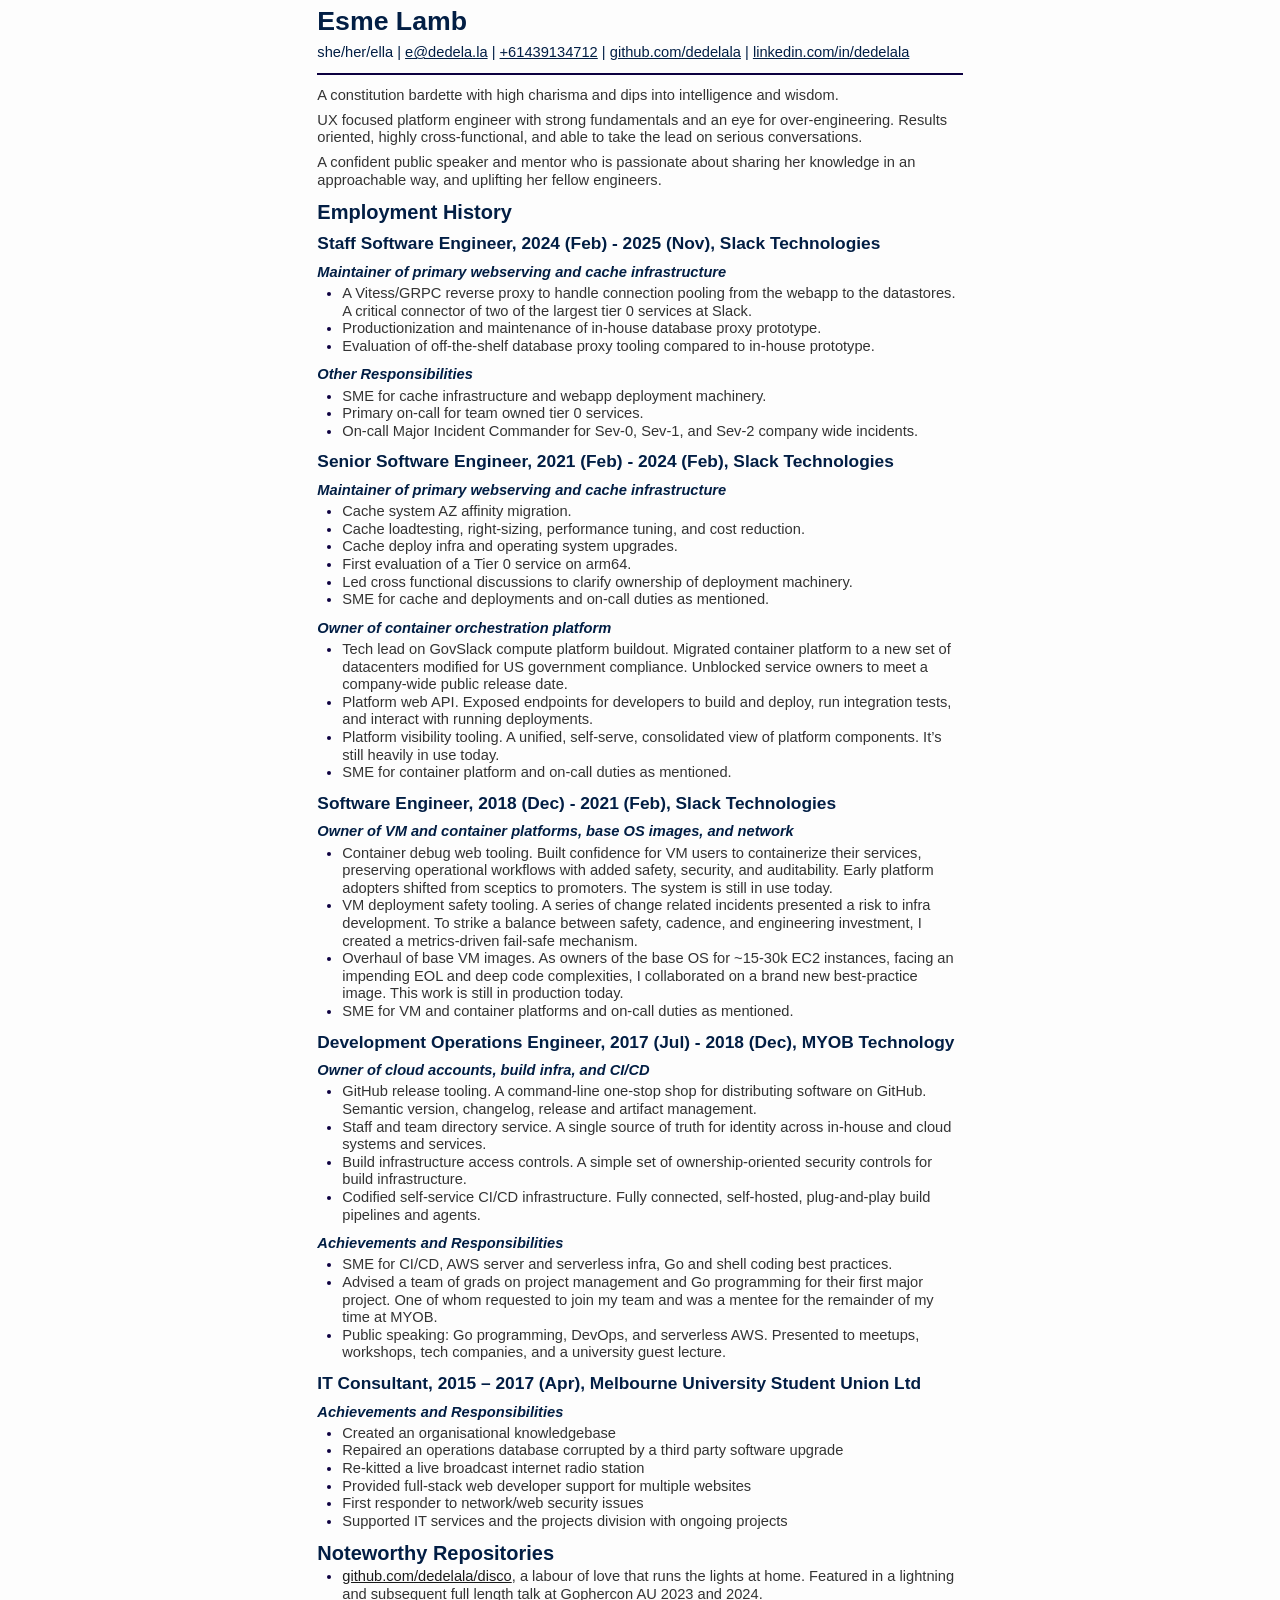
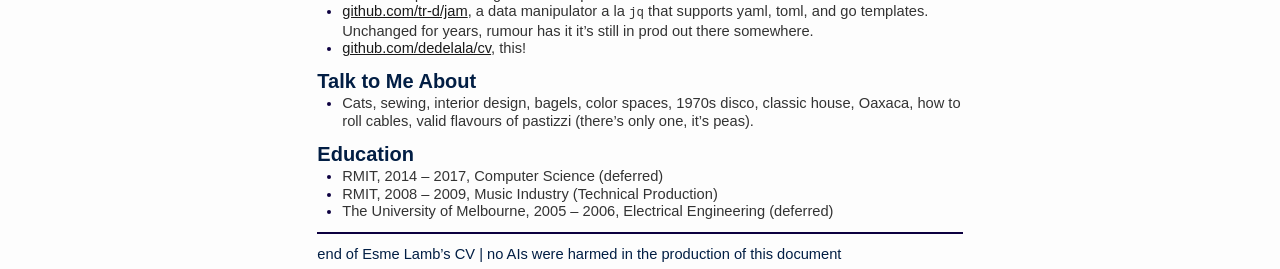
<file: index.html>
<!DOCTYPE html>
<html xmlns="http://www.w3.org/1999/xhtml">
<head>
  <meta charset="utf-8" />
  <meta name="generator" content="pandoc 3.10" />
  <meta name="viewport" content="width=device-width, initial-scale=1.0, user-scalable=yes" />
  <meta name="author" content="Esme Lamb" />
  <title>Esme Lamb CV</title>
  <style>
    /* Default styles provided by pandoc.
    ** See https://pandoc.org/MANUAL.html#variables-for-html for config info.
    */
    html {
      color: #1a1a1a;
      background-color: #fdfdfd;
    }
    body {
      margin: 0 auto;
      max-width: 36em;
      padding-left: 50px;
      padding-right: 50px;
      padding-top: 50px;
      padding-bottom: 50px;
      hyphens: auto;
      overflow-wrap: break-word;
      text-rendering: optimizeLegibility;
      font-kerning: normal;
    }
    @media (max-width: 600px) {
      body {
        font-size: 0.9em;
        padding: 12px;
      }
      h1 {
        font-size: 1.8em;
      }
    }
    @media print {
      html {
        background-color: white;
      }
      body {
        background-color: transparent;
        color: black;
        font-size: 12pt;
      }
      p, h2, h3 {
        orphans: 3;
        widows: 3;
      }
      h2, h3, h4 {
        page-break-after: avoid;
      }
    }
    p {
      margin: 1em 0;
    }
    a {
      color: #1a1a1a;
    }
    a:visited {
      color: #1a1a1a;
    }
    img {
      max-width: 100%;
    }
    svg {
      height: auto;
      max-width: 100%;
    }
    h1, h2, h3, h4, h5, h6 {
      margin-top: 1.4em;
    }
    h5, h6 {
      font-size: 1em;
      font-style: italic;
    }
    h6 {
      font-weight: normal;
    }
    ol, ul {
      padding-left: 1.7em;
      margin-top: 1em;
    }
    li > ol, li > ul {
      margin-top: 0;
    }
    blockquote {
      margin: 1em 0 1em 1.7em;
      padding-left: 1em;
      border-left: 2px solid #e6e6e6;
      color: #606060;
    }
    code {
      white-space: pre-wrap;
      font-family: Menlo, Monaco, Consolas, 'Lucida Console', monospace;
      font-size: 85%;
      margin: 0;
      hyphens: manual;
    }
    pre {
      margin: 1em 0;
      overflow: auto;
    }
    pre code {
      padding: 0;
      overflow: visible;
      overflow-wrap: normal;
    }
    .sourceCode {
     background-color: transparent;
     overflow: visible;
    }
    hr {
      border: none;
      border-top: 1px solid #1a1a1a;
      height: 1px;
      margin: 1em 0;
    }
    table {
      margin: 1em 0;
      border-collapse: collapse;
      width: 100%;
      overflow-x: auto;
      display: block;
      font-variant-numeric: lining-nums tabular-nums;
    }
    table caption {
      margin-bottom: 0.75em;
    }
    tbody {
      margin-top: 0.5em;
      border-top: 1px solid #1a1a1a;
      border-bottom: 1px solid #1a1a1a;
    }
    th {
      border-top: 1px solid #1a1a1a;
      padding: 0.25em 0.5em 0.25em 0.5em;
    }
    td {
      padding: 0.125em 0.5em 0.25em 0.5em;
    }
    header {
      margin-bottom: 4em;
      text-align: center;
    }
    #TOC li {
      list-style: none;
    }
    #TOC ul {
      padding-left: 1.3em;
    }
    #TOC > ul {
      padding-left: 0;
    }
    #TOC a:not(:hover) {
      text-decoration: none;
    }
    span.smallcaps{font-variant: small-caps;}
    div.columns{display: flex; gap: 1.5em;}
    div.column{flex: auto;}
    @media screen {
    div.columns{gap: min(4vw, 1.5em);}
    div.column{overflow-x: auto;}
    }
    div.hanging-indent{margin-left: 1.5em; text-indent: -1.5em;}
    /* The extra [class] is a hack that increases specificity enough to
       override a similar rule in reveal.js */
    ul.task-list[class]{list-style: none;}
    ul.task-list li input[type="checkbox"] {
      font-size: inherit;
      width: 0.8em;
      margin: 0 0.8em 0.2em -1.6em;
      vertical-align: middle;
    }
    .display.math{display: block; text-align: center; margin: 0.5rem auto;}
  </style>
  <style>
  body {
      margin: auto;
      padding: 0;
      max-width: 44em;
      color: black;
      font-family: Helvetica, helvetica, Arial, arial, sans-serif;
      font-size: 11pt;
      line-height: 120%;
      color: #333;
  }
  header {
      display: none;
  }
  code {
      font-family: monospace;
  }
  h1 a, h2 a, h3 a, h4 a, h5 a {
      text-decoration: none;
      color: #000;
  }
  h1, h2, h3, h4, h5 {
      font-family: Helvetica, helvetica, Arial, arial, sans-serif;
      font-weight: bold;
      color: #000;
  }
  h1 {
      font-size: 20pt;
  }
  h2 {
      font-size: 15pt;
  }
  h3 {
      font-size: 13pt;
  }
  h4 {
      font-size: 11pt;
      font-style: italic;
  }
  h5 {
      font-size: 11pt;
      font-style: italic;
  }
  h1.title {
      font-size: 200%;
      font-weight: bold;
      padding-top: 0.2em;
      padding-bottom: 0.2em;
      text-align: left;
      border: none;
  }
  h1 {
      margin-top: 0.5em;
      margin-bottom: 0.5em;
  }
  h2, h3, h4, h5 {
      margin-top: 0.75em;
      margin-bottom: 0.25em;
  }
  p, ul {
      margin-top: 0.25em;
      margin-bottom: 0.5em;
  }
  ul ul {
      margin-top: 0;
      list-style: none;
  }
  hr {
      border: none;
      border-top: 2px solid #0c0040; /* bob ross phthalo blue you're welcome */
      margin-top: 0.75em;
      margin-bottom: 0.75em;
  }
  li::marker {
      color: #0c0040; /* phthalo blue strikes again */
  }
  body > p:last-of-type, body > p:first-of-type, body > p:first-of-type > a, h1, h2, h3, h4 {
      color: #021e44; /* bob ross prussian blue in the houuuuse */
  }
  dt code {
      font-weight: bold;
  }
  dd p {
      margin-top: 0;
  }
  div.pb {
      page-break-after: always;
  }
  </style>
</head>
<body>
<header id="title-block-header">
<h1 class="title">Esme Lamb CV</h1>
<p class="author">Esme Lamb</p>
</header>
<h1 id="esme-lamb">Esme Lamb</h1>
<p>she/her/ella | <a href="mailto:e@dedela.la">e@dedela.la</a> | <a
href="tel:+61439134712">+61439134712</a> | <a
href="https://github.com/dedelala">github.com/dedelala</a> | <a
href="https://www.linkedin.com/in/dedelala/">linkedin.com/in/dedelala</a></p>
<hr />
<p>A constitution bardette with high charisma and dips into intelligence
and wisdom.</p>
<p>UX focused platform engineer with strong fundamentals and an eye for
over-engineering. Results oriented, highly cross-functional, and able to
take the lead on serious conversations.</p>
<p>A confident public speaker and mentor who is passionate about sharing
her knowledge in an approachable way, and uplifting her fellow
engineers.</p>
<h2 id="employment-history">Employment History</h2>
<h3
id="staff-software-engineer-2024-feb---2025-nov-slack-technologies">Staff
Software Engineer, 2024 (Feb) - 2025 (Nov), Slack Technologies</h3>
<h4
id="maintainer-of-primary-webserving-and-cache-infrastructure">Maintainer
of primary webserving and cache infrastructure</h4>
<ul>
<li>A Vitess/GRPC reverse proxy to handle connection pooling from the
webapp to the datastores. A critical connector of two of the largest
tier 0 services at Slack.</li>
<li>Productionization and maintenance of in-house database proxy
prototype.</li>
<li>Evaluation of off-the-shelf database proxy tooling compared to
in-house prototype.</li>
</ul>
<h4 id="other-responsibilities">Other Responsibilities</h4>
<ul>
<li>SME for cache infrastructure and webapp deployment machinery.</li>
<li>Primary on-call for team owned tier 0 services.</li>
<li>On-call Major Incident Commander for Sev-0, Sev-1, and Sev-2 company
wide incidents.</li>
</ul>
<h3
id="senior-software-engineer-2021-feb---2024-feb-slack-technologies">Senior
Software Engineer, 2021 (Feb) - 2024 (Feb), Slack Technologies</h3>
<h4
id="maintainer-of-primary-webserving-and-cache-infrastructure-1">Maintainer
of primary webserving and cache infrastructure</h4>
<ul>
<li>Cache system AZ affinity migration.</li>
<li>Cache loadtesting, right-sizing, performance tuning, and cost
reduction.</li>
<li>Cache deploy infra and operating system upgrades.</li>
<li>First evaluation of a Tier 0 service on arm64.</li>
<li>Led cross functional discussions to clarify ownership of deployment
machinery.</li>
<li>SME for cache and deployments and on-call duties as mentioned.</li>
</ul>
<h4 id="owner-of-container-orchestration-platform">Owner of container
orchestration platform</h4>
<ul>
<li>Tech lead on GovSlack compute platform buildout. Migrated container
platform to a new set of datacenters modified for US government
compliance. Unblocked service owners to meet a company-wide public
release date.</li>
<li>Platform web API. Exposed endpoints for developers to build and
deploy, run integration tests, and interact with running
deployments.</li>
<li>Platform visibility tooling. A unified, self-serve, consolidated
view of platform components. It’s still heavily in use today.</li>
<li>SME for container platform and on-call duties as mentioned.</li>
</ul>
<h3
id="software-engineer-2018-dec---2021-feb-slack-technologies">Software
Engineer, 2018 (Dec) - 2021 (Feb), Slack Technologies</h3>
<h4
id="owner-of-vm-and-container-platforms-base-os-images-and-network">Owner
of VM and container platforms, base OS images, and network</h4>
<ul>
<li>Container debug web tooling. Built confidence for VM users to
containerize their services, preserving operational workflows with added
safety, security, and auditability. Early platform adopters shifted from
sceptics to promoters. The system is still in use today.</li>
<li>VM deployment safety tooling. A series of change related incidents
presented a risk to infra development. To strike a balance between
safety, cadence, and engineering investment, I created a metrics-driven
fail-safe mechanism.</li>
<li>Overhaul of base VM images. As owners of the base OS for ~15-30k EC2
instances, facing an impending EOL and deep code complexities, I
collaborated on a brand new best-practice image. This work is still in
production today.</li>
<li>SME for VM and container platforms and on-call duties as
mentioned.</li>
</ul>
<h3
id="development-operations-engineer-2017-jul---2018-dec-myob-technology">Development
Operations Engineer, 2017 (Jul) - 2018 (Dec), MYOB Technology</h3>
<h4 id="owner-of-cloud-accounts-build-infra-and-cicd">Owner of cloud
accounts, build infra, and CI/CD</h4>
<ul>
<li>GitHub release tooling. A command-line one-stop shop for
distributing software on GitHub. Semantic version, changelog, release
and artifact management.</li>
<li>Staff and team directory service. A single source of truth for
identity across in-house and cloud systems and services.</li>
<li>Build infrastructure access controls. A simple set of
ownership-oriented security controls for build infrastructure.</li>
<li>Codified self-service CI/CD infrastructure. Fully connected,
self-hosted, plug-and-play build pipelines and agents.</li>
</ul>
<h4 id="achievements-and-responsibilities">Achievements and
Responsibilities</h4>
<ul>
<li>SME for CI/CD, AWS server and serverless infra, Go and shell coding
best practices.</li>
<li>Advised a team of grads on project management and Go programming for
their first major project. One of whom requested to join my team and was
a mentee for the remainder of my time at MYOB.</li>
<li>Public speaking: Go programming, DevOps, and serverless AWS.
Presented to meetups, workshops, tech companies, and a university guest
lecture.</li>
</ul>
<h3
id="it-consultant-2015-2017-apr-melbourne-university-student-union-ltd">IT
Consultant, 2015 – 2017 (Apr), Melbourne University Student Union
Ltd</h3>
<h4 id="achievements-and-responsibilities-1">Achievements and
Responsibilities</h4>
<ul>
<li>Created an organisational knowledgebase</li>
<li>Repaired an operations database corrupted by a third party software
upgrade</li>
<li>Re-kitted a live broadcast internet radio station</li>
<li>Provided full-stack web developer support for multiple websites</li>
<li>First responder to network/web security issues</li>
<li>Supported IT services and the projects division with ongoing
projects</li>
</ul>
<h2 id="noteworthy-repositories">Noteworthy Repositories</h2>
<ul>
<li><a
href="https://github.com/dedelala/disco">github.com/dedelala/disco</a>,
a labour of love that runs the lights at home. Featured in a lightning
and subsequent full length talk at Gophercon AU 2023 and 2024.</li>
<li><a href="https://github.com/tr-d/jam">github.com/tr-d/jam</a>, a
data manipulator a la <code>jq</code> that supports yaml, toml, and go
templates. Unchanged for years, rumour has it it’s still in prod out
there somewhere.</li>
<li><a href="https://github.com/dedelala/cv">github.com/dedelala/cv</a>,
this!</li>
</ul>
<h2 id="talk-to-me-about">Talk to Me About</h2>
<ul>
<li>Cats, sewing, interior design, bagels, color spaces, 1970s disco,
classic house, Oaxaca, how to roll cables, valid flavours of pastizzi
(there’s only one, it’s peas).</li>
</ul>
<h2 id="education">Education</h2>
<ul>
<li>RMIT, 2014 – 2017, Computer Science (deferred)</li>
<li>RMIT, 2008 – 2009, Music Industry (Technical Production)</li>
<li>The University of Melbourne, 2005 – 2006, Electrical Engineering
(deferred)</li>
</ul>
<hr />
<p>end of Esme Lamb’s CV | no AIs were harmed in the production of this
document</p>
</body>
</html>
</file>
